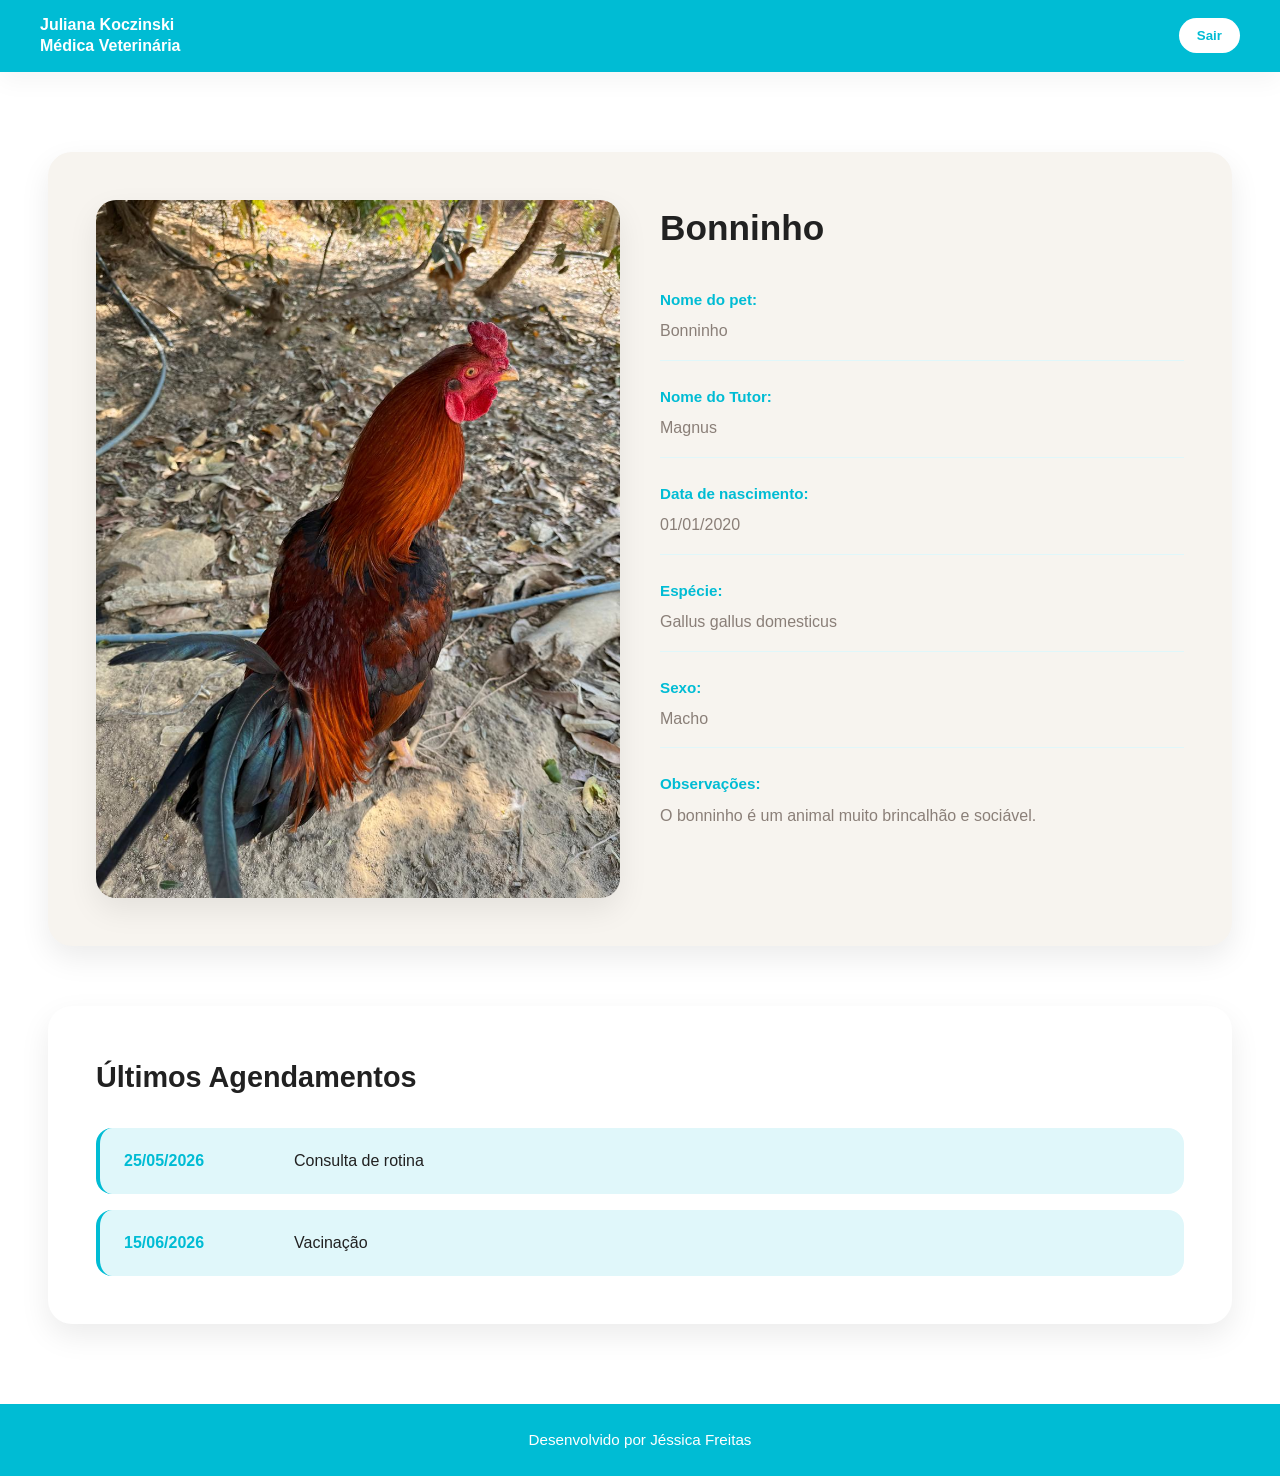
<file: acesso.html>
<!DOCTYPE html>
<html lang="pt-BR">
<head>
    <meta charset="UTF-8">
    <meta name="viewport" content="width=device-width, initial-scale=1.0">
    <title>Juliana Koczinski - Médica Veterinária</title>
    <link rel="stylesheet" href="style.css">
</head>
<body>
    <script src="script.js"></script>

    <!-- header -->
    <header>
        <div class="logo">
            <p>Juliana Koczinski <br>
            Médica Veterinária</p>
        </div>

        <div class="botoes-menu">
            <button><a href="espaco_tutor.html">Sair</a></button>            
        </div>
    </header>

    <!-- Seção do Pet -->
    <section class="pet-perfil">
        <div class="pet-container">
            <div class="pet-imagem">
                <img src="img/bonninho.jpeg" alt="imagem do pet">
            </div>
            
            <div class="pet-info">
                <h1>Bonninho</h1>
                
                <div class="info-item">
                    <strong>Nome do pet:</strong>
                    <p>Bonninho</p>
                </div>
                
                <div class="info-item">
                    <strong>Nome do Tutor:</strong>
                    <p>Magnus</p>
                </div>
                
                <div class="info-item">
                    <strong>Data de nascimento:</strong>
                    <p>01/01/2020</p>
                </div>
                
                <div class="info-item">
                    <strong>Espécie:</strong>
                    <p>Gallus gallus domesticus</p>
                </div>
                
                <div class="info-item">
                    <strong>Sexo:</strong>
                    <p>Macho</p>
                </div>
                
                <div class="info-item">
                    <strong>Observações:</strong>
                    <p>O bonninho é um animal muito brincalhão e sociável.</p>
                </div>
            </div>
        </div>

        <!-- Últimos Agendamentos -->
        <div class="agendamentos-container">
            <h2>Últimos Agendamentos</h2>
            
            <div class="agendamentos-list">
                <div class="agendamento-item">
                    <div class="data">25/05/2026</div>
                    <div class="descricao">Consulta de rotina</div>
                </div>

                <div class="agendamento-item">
                    <div class="data">15/06/2026</div>
                    <div class="descricao">Vacinação</div>
                </div>


            </div>


        </div>
    </section>

     <footer>
       <p>Desenvolvido por <a href="https://github.com/jessicarmf" target="_blank">Jéssica Freitas</a></p>
    </footer>

</body>
</html>
</file>
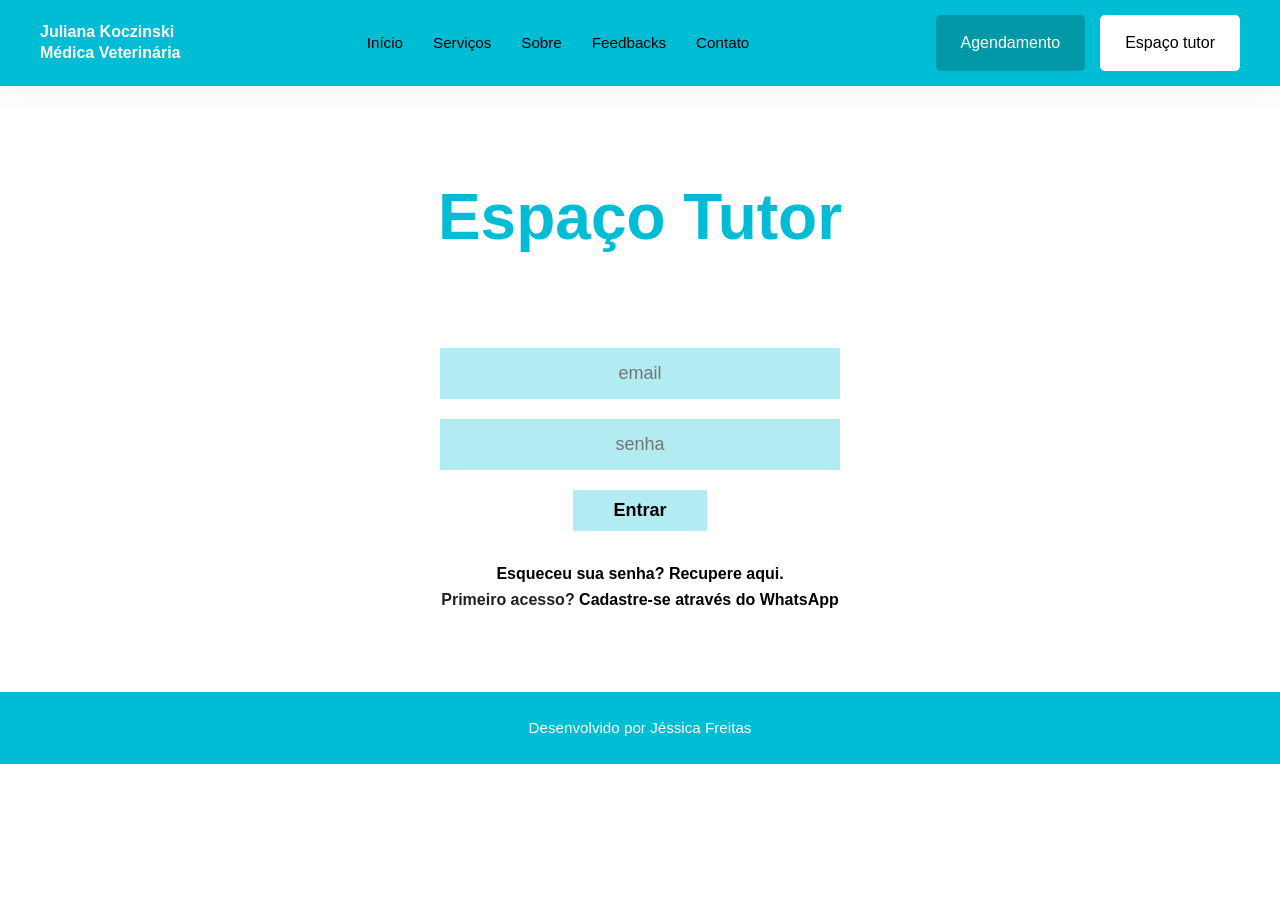
<file: espaco_tutor.html>
<!DOCTYPE html>
<html lang="pt-BR">
<head>
    <meta charset="UTF-8">
    <meta name="viewport" content="width=device-width, initial-scale=1.0">
    <title>Espaço Tutor</title>
    <link rel="stylesheet" href="style.css">
</head>
<body>

    <!-- Cabeçalho -->
    <header>
        <div class="logo">
            <p>Juliana Koczinski<br>Médica Veterinária</p>
        </div>

        <nav>
            <ul>
                <li><a href="index.html">Início</a></li>
                <li><a href="servicos.html">Serviços</a></li>
                <li><a href="sobre.html">Sobre</a></li>
                <li><a href="feedbacks.html">Feedbacks</a></li>
                <li><a href="contato.html">Contato</a></li>
            </ul>
        </nav>

        <div class="botoes-header">
            <a href="agendamento.html" class="btn-agendamento">Agendamento</a>
            <a href="login.html" class="btn-tutor">Espaço tutor</a>
        </div>
    </header>

    <!-- Conteúdo Principal -->
  <main class="login-container">

    <h1>Espaço Tutor</h1>

    <form class="login-form" id="loginForm">

        <input type="email"
               id="email"
               placeholder="email"
               required>

        <input type="password"
               id="senha"
               placeholder="senha"
               required>

        <button type="submit">Entrar</button>

    </form>

    <div class="links-login">
        <p><a href="#">Esqueceu sua senha? Recupere aqui.</a></p>
        <p>Primeiro acesso? <a href="#">Cadastre-se através do WhatsApp</a></p>
    </div>

</main>

<script src="script.js"></script>
 <footer>
       <p>Desenvolvido por <a href="https://github.com/jessicarmf" target="_blank">Jéssica Freitas</a></p>
    </footer>
</body>
</html>
</file>
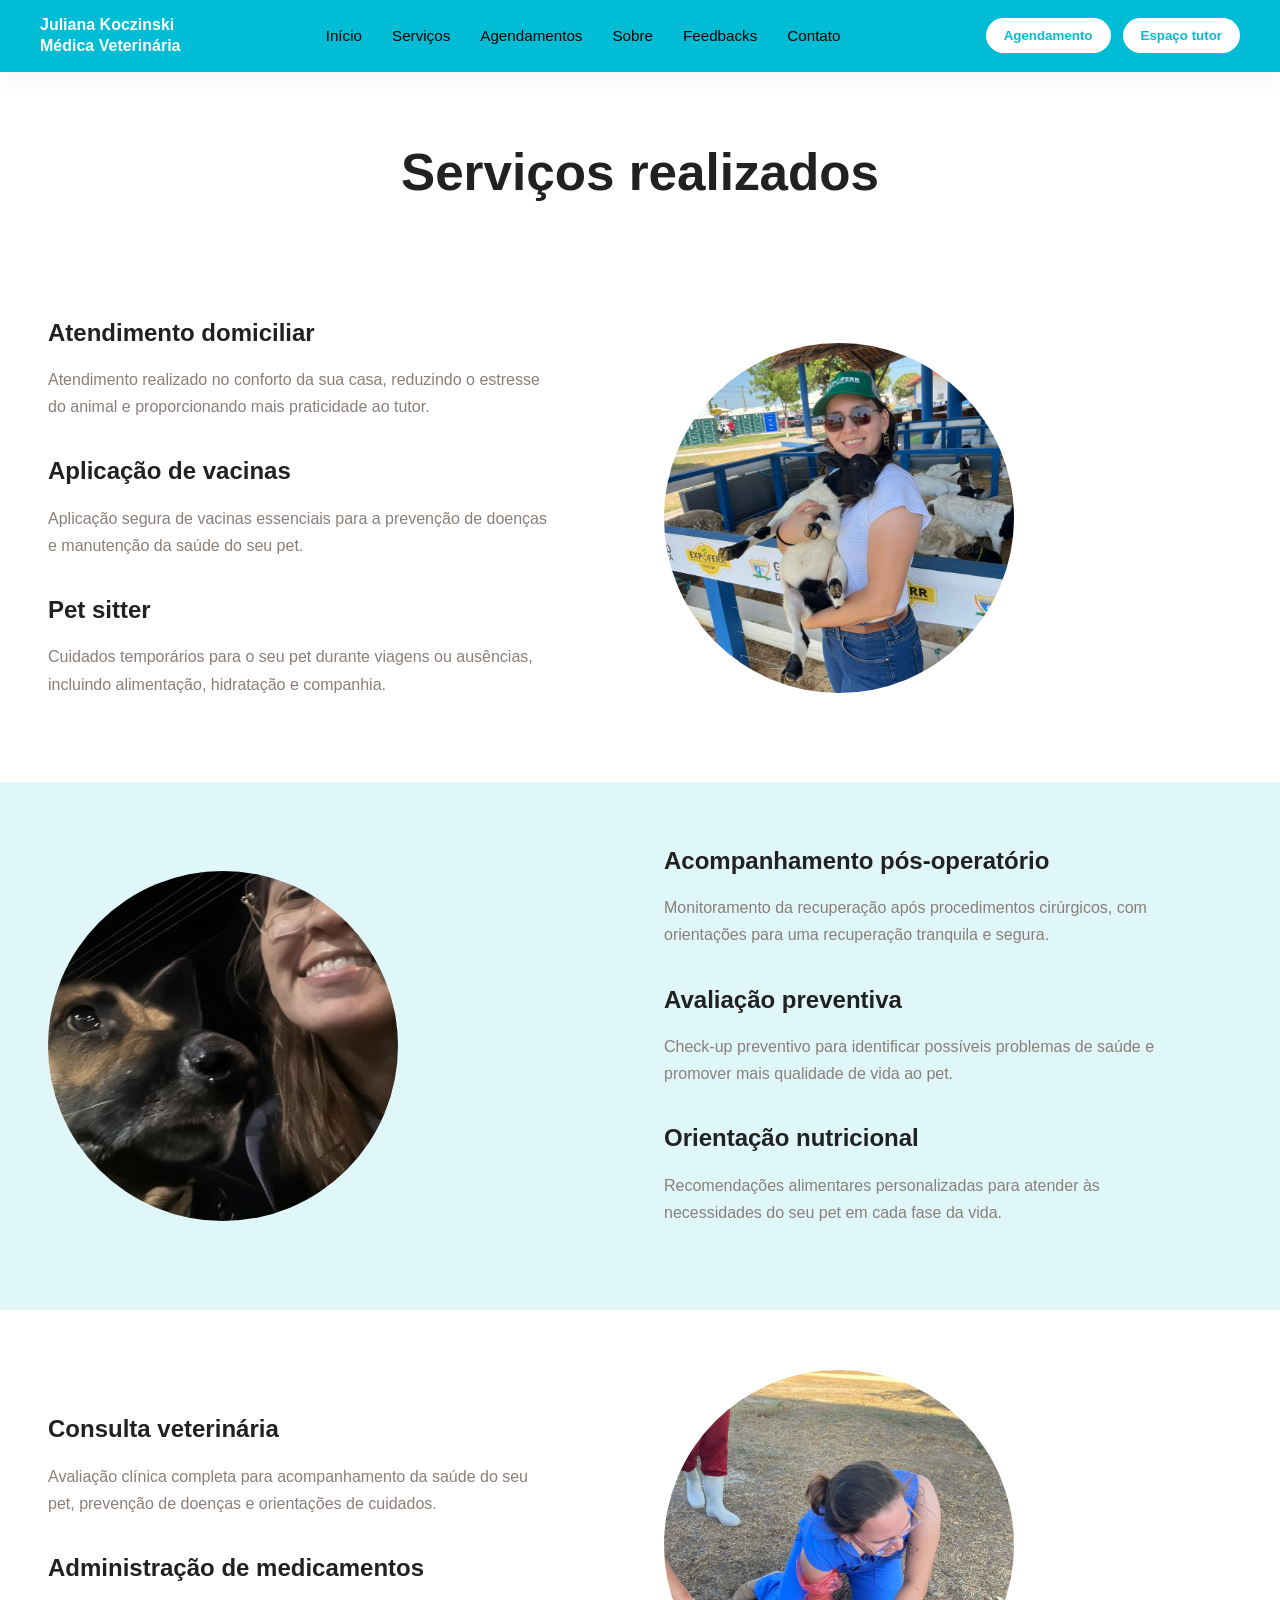
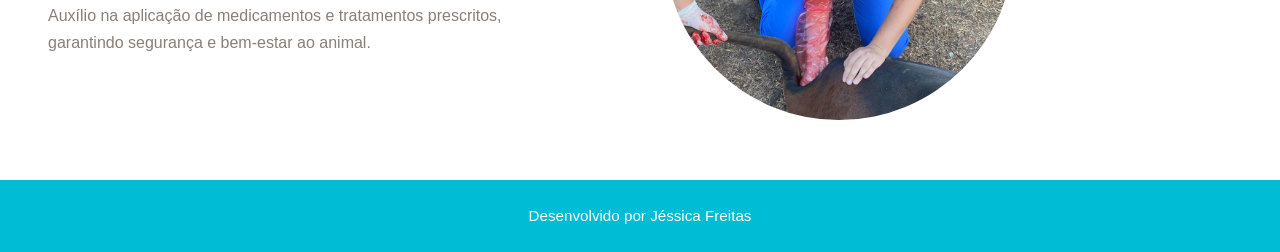
<file: servicos.html>
<!DOCTYPE html>
<html lang="pt-BR">
<head>
    <meta charset="UTF-8">
    <meta name="viewport" content="width=device-width, initial-scale=1.0">
    <title>Juliana Koczinski - Médica Veterinária</title>
    <link rel="stylesheet" href="style.css">
</head>
<body>

    <!-- MENU -->
    <header>
        <div class="logo">
            <p>Juliana Koczinski <br>
                Médica Veterinária </p>
        </div>

        <nav>
            <ul>
                <li><a href="index.html#inicio">Início</a></li>
                <li><a href="index.html#servicos">Serviços</a></li>
                <li><a href="index.html#agendamento">Agendamentos</a></li>
                <li><a href="index.html#sobre">Sobre</a></li>
                <li><a href="index.html#feedbacks">Feedbacks</a></li>
                <li><a href="index.html#contato">Contato</a></li>
            </ul>
        </nav>

        <div class="botoes-menu">
            <a href="index.html#agendamento"><button>Agendamento</button></a>
            <a href="index.html#espaco-tutor"><button>Espaço tutor</button></a>
        </div>
    </header>

        <h1>Serviços realizados</h1>
        
        <!-- Primeira divisão -->
        <section class="servicos-secao">
            <div class="servicos-texto">
                <h2>Atendimento domiciliar</h2>
                <p>Atendimento realizado no conforto da sua casa, reduzindo o estresse do animal e proporcionando mais praticidade ao tutor.</p>
                
                <h2>Aplicação de vacinas</h2>
                <p>Aplicação segura de vacinas essenciais para a prevenção de doenças e manutenção da saúde do seu pet.</p>

                <h2>Pet sitter</h2>
                <p>Cuidados temporários para o seu pet durante viagens ou ausências, incluindo alimentação, hidratação e companhia.</p>
            </div>
            <div class="servicos-imagem">
                <img src="img/img2.jpg" alt="Veterinária com bode">
            </div>
        </section>

        <!-- Segunda divisão -->
        <section class="servicos-secao servicos-invertido">
            <div class="servicos-imagem">
                <img src="img/img5.jpeg" alt="Veterinária com um cão policial">
            </div>
            <div class="servicos-texto">
                <h2>Acompanhamento pós-operatório</h2>
                <p>Monitoramento da recuperação após procedimentos cirúrgicos, com orientações para uma recuperação tranquila e segura.</p>
                
                <h2>Avaliação preventiva</h2>
                <p>Check-up preventivo para identificar possíveis problemas de saúde e promover mais qualidade de vida ao pet.</p>

                <h2>Orientação nutricional</h2>
                <p>Recomendações alimentares personalizadas para atender às necessidades do seu pet em cada fase da vida.</p>
            </div>
        </section>

        <!-- Terceira divisão -->
        <section class="servicos-secao">
            <div class="servicos-texto">
                <h2>Consulta veterinária</h2>
                <p>Avaliação clínica completa para acompanhamento da saúde do seu pet, prevenção de doenças e orientações de cuidados.</p>
                
                <h2>Administração de medicamentos</h2>
                <p>Auxílio na aplicação de medicamentos e tratamentos prescritos, garantindo segurança e bem-estar ao animal.</p>
            </div>
            <div class="servicos-imagem">
                <img src="img/img3.jpg" alt="Veterinária examinando uma vaca">
            </div>
        </section>
    
        
        <!-- footer -->
    <footer>
       <p>Desenvolvido por <a href="https://github.com/jessicarmf" target="_blank">Jéssica Freitas</a></p>
    </footer>

</body>
</html>
</file>
<file: style.css>
/* ====== Estilos globais ====== */
:root {
    --fundo: #f7f4ef;
    --branco: #ffffff;
    --texto-escuro: #212121;
    --cinza-suave: #8a7f78;
    --banner: #B2EBF2; /* cor fixa para banners */
    --primaria: #828282;
    --secundaria: #ffffff;
    --botao: #00BCD4;
    --botao-claro: #E6E6E6;
    --sombra: 0 12px 30px rgba(0, 0, 0, 0.08);
}

* {
    margin: 0;
    padding: 0;
    box-sizing: border-box;
}

html {
    scroll-behavior: smooth;
}

body {
    font-family: 'Inter', sans-serif;
    background: #ffffff;
    color: var(--texto-escuro);
    line-height: 1.6;
}

img {
    max-width: 100%;
    display: block;
}

a {
    color: inherit;
    text-decoration: none;
}

button,
input,
select,
textarea {
    font-family: inherit;
}

button {
    cursor: pointer;
    border: none;
}

/* header + menu */
header {
    display: flex;
    align-items: center;
    justify-content: space-between;
    padding: 24px 48px;
    background: #00BCD4;
    position: sticky;
    top: 0;
    z-index: 10;
    box-shadow: 0 10px 25px rgba(0, 0, 0, 0.04);
}

.logo p {
    font-size: 1rem;
    font-weight: 700;
    line-height: 1.3;
    color: var(--branco);
}

nav ul {
    display: flex;
    gap: 28px;
    list-style: none;
}

nav a {
    font-size: 0.95rem;
    color: var(--branco);
    transition: color 0.2s ease;
}

nav a:hover {
    color: #ffffff;
    opacity: 0.8;
}

.botoes-menu {
    display: flex;
    gap: 12px;
}

.botoes-menu button {
    padding: 10px 18px;
    border-radius: 999px;
    background: var(--branco);
    color: #00BCD4;
    font-weight: 600;
    transition: transform 0.2s ease, background 0.2s ease;
}

.botoes-menu button:hover {
    transform: translateY(-2px);
    background: #f0f0f0;
}

/* ====== Seção Hero ====== */
.hero {
    display: grid;
    grid-template-columns: repeat(2, minmax(0, 1fr));
    align-items: center;
    gap: 40px;
    min-height: calc(100vh - 100px);
    padding: 80px 48px;
}

.hero .texto h1 {
    font-size: clamp(2.8rem, 4vw, 4.8rem);
    max-width: 620px;
    margin-bottom: 24px;
}

.hero .texto p {
    font-size: 1.05rem;
    max-width: 580px;
    color: var(--cinza-suave);
}

.hero .imagem {
    width: min(420px, 100%);
    aspect-ratio: 1 / 1;
    border-radius: 50%;
    overflow: hidden;
    box-shadow: var(--sombra);
}

.hero .imagem img {
    width: 100%;
    height: 100%;
    object-fit: cover;
    display: block;
}

/* Agende agora um horário para seu pet*/
.chamada {
    text-align: center;
    padding: 42px 24px;
    background: var(--banner);
    color: #000000;
}

.chamada h2 {
    font-size: clamp(1.6rem, 2vw, 2.4rem);
}

/* serviços */
.servicos {
    display: grid;
    grid-template-columns: 1.2fr 0.8fr;
    gap: 36px;
    padding: 80px 48px;
    align-items: center;
}

.texto-servicos h2 {
    margin-bottom: 28px;
    font-size: 2.2rem;
}

.texto-servicos div {
    margin-bottom: 24px;
}

.texto-servicos h3 {
    font-size: 1.1rem;
    margin-bottom: 10px;
}

.texto-servicos p {
    color: var(--cinza-suave);
}

.imagem-servicos {
    border-radius: 50px;
    overflow: hidden;
    box-shadow: var(--sombra);
}

.imagem-servicos img {
    width: 100%;
    height: 100%;
    object-fit: cover;
}

/* ====== Botão central de serviço ====== */
.btn-centro {
    display: flex;
    justify-content: center;
    padding: 24px 0 12px;
}

.btn-servicos {
    background: var(--botao);
    color: var(--branco);
    padding: 14px 28px;
    border-radius: 999px;
    font-weight: 600;
    box-shadow: 0 10px 20px rgba(0, 188, 212, 0.2);
}

.btn-servicos:hover {
    opacity: 0.95;
}

/* ====== Seção de Agendamento ====== */
.agendamento {
    display: grid;
    grid-template-columns: 1fr 1fr;
    gap: 40px;
    padding: 80px 48px;
}

.agendamento .info h2 {
    font-size: 2rem;
    margin-bottom: 20px;
}

.agendamento .info p {
    max-width: 540px;
    color: var(--cinza-suave);
    margin-bottom: 20px;
}

.agendamento ul {
    list-style: none;
    display: grid;
    gap: 12px;
}

.agendamento li {
    padding-left: 24px;
    position: relative;
    color: var(--texto-escuro);
}

.agendamento li::before {
    content: '✓';
    position: absolute;
    left: 0;
    color: var(--primaria);
}

.agendamento form {
    display: grid;
    gap: 16px;
    background: var(--branco);
    padding: 32px;
    border-radius: 24px;
    box-shadow: var(--sombra);
}

.agendamento label {
    font-weight: 600;
    color: var(--texto-escuro);
}

.agendamento input,
.agendamento select,
.agendamento textarea {
    width: 100%;
    padding: 14px 16px;
    border: 1px solid #B3E5FC;
    border-radius: 16px;
    outline: none;
    color: var(--texto-escuro);
}

.agendamento input:focus,
.agendamento select:focus,
.agendamento textarea:focus {
    border-color: var(--primaria);
    box-shadow: 0 0 0 3px rgba(178, 235, 242, 0.12);
}

.agendamento textarea {
    min-height: 140px;
    resize: vertical;
}

.agendamento button {
    margin-top: 8px;
    padding: 14px 20px;
    border-radius: 16px;
    background: var(--botao);
    color: var(--branco);
    font-weight: 700;
}

/* Botões de horário */
.botao-horario {
    padding: 12px 16px;
    border-radius: 12px;
    background: #E0F7FA;
    color: var(--botao);
    font-weight: 600;
    border: 2px solid transparent;
    transition: all 0.3s ease;
    cursor: pointer;
}

.botao-horario:hover {
    background: #B2EBF2;
    transform: translateY(-2px);
    box-shadow: 0 4px 12px rgba(0, 188, 212, 0.2);
}

.botao-horario.ativo {
    background: var(--botao);
    color: var(--branco);
    border-color: var(--botao);
    box-shadow: 0 6px 20px rgba(0, 188, 212, 0.4);
    transform: scale(1.05);
}

.hidden {
    display: none !important;
}

/* sobre*/
.sobre {
    display: grid;
    grid-template-columns: 0.95fr 1.05fr;
    gap: 36px;
    padding: 80px 48px;
    align-items: center;
}

.texto-sobre h2 {
    font-size: 2.2rem;
    margin-bottom: 22px;
}

.texto-sobre p {
    max-width: 560px;
    color: var(--cinza-suave);
    margin-bottom: 24px;
}

.texto-sobre ul {
    list-style: none;
    display: grid;
    gap: 12px;
}

.texto-sobre li {
    padding-left: 22px;
    position: relative;
    color: var(--texto-escuro);
}

.texto-sobre li::before {
    content: '✓';
    position: absolute;
    left: 0;
    color: var(--primaria);
}

.imagem-sobre {
    border-radius: 50px;
    overflow: hidden;
    box-shadow: var(--sombra);
}

.imagem-sobre img {
    width: 100%;
    height: 100%;
    object-fit: cover;
}

/* feedbacks*/
.feedbacks {
    padding: 80px 48px;
    background: #B2EBF2;
}

.feedbacks h2 {
    text-align: center;
    margin-bottom: 40px;
    font-size: 2.2rem;
}

.cards {
    display: grid;
    grid-template-columns: repeat(3, minmax(0, 1fr));
    gap: 24px;
}

.card {
    background: var(--branco);
    padding: 28px;
    border-radius: 28px;
    box-shadow: var(--sombra);
}

.card p {
    color: var(--cinza-suave);
    margin-bottom: 20px;
}

.card h4 {
    margin-bottom: 6px;
    font-size: 1rem;
}

.card h5 {
    color: var(--primaria);
    font-size: 0.95rem;
    font-weight: 600;
}

/* ====== Seção Contato ====== */
.contato {
    display: grid;
    grid-template-columns: 1fr 1fr;
    gap: 30px;
    padding: 80px 48px;
    align-items: center;
}

.contato h2 {
    font-size: 2rem;
    margin-bottom: 16px;
}

.contato p {
    color: var(--cinza-suave);
    margin-bottom: 12px;
}

.botoes-contato {
    display: flex;
    flex-wrap: wrap;
    gap: 14px;
}

.botoes-contato button {
    flex: 1 1 140px;
    padding: 14px 18px;
    border-radius: 18px;
    background: var(--botao);
    color: var(--branco);
    font-weight: 700;
}

/* footer */
footer {
    text-align: center;
    padding: 24px 12px;
    font-size: 0.95rem;
    color: var(--branco);
    background: #00BCD4;
}

/* responsividade*/
@media (max-width: 1024px) {
    .hero,
    .servicos,
    .agendamento,
    .sobre,
    .contato {
        grid-template-columns: 1fr;
    }

    header {
        flex-wrap: wrap;
        gap: 18px;
        padding: 24px 28px;
    }

    .hero,
    .servicos,
    .agendamento,
    .sobre,
    .contato {
        padding-left: 28px;
        padding-right: 28px;
    }
}

@media (max-width: 700px) {
    nav ul {
        flex-wrap: wrap;
        justify-content: center;
        gap: 14px;
    }

    .botoes-menu {
        justify-content: center;
        width: 100%;
    }

    header {
        justify-content: center;
        text-align: center;
    }

    .hero {
        padding-top: 48px;
        padding-bottom: 48px;
    }

    .hero .texto h1 {
        font-size: 2.8rem;
    }

    .cards {
        grid-template-columns: 1fr;
    }
}

/* ====== Página de Serviços ====== */
body > h1 {
    text-align: center;
    font-size: clamp(2.2rem, 5vw, 3.2rem);
    padding: 60px 48px 40px;
    color: var(--texto-escuro);
    margin: 0;
}

/* Seções de serviços com layout intercalado */
.servicos-secao {
    display: grid;
    grid-template-columns: 1fr 1fr;
    gap: 48px;
    padding: 60px 48px;
    align-items: center;
}

/* Intercala cores de fundo */
.servicos-secao:nth-of-type(even) {
    background: #E0F7FA;
}

.servicos-texto h2 {
    font-size: 1.5rem;
    margin-bottom: 14px;
    margin-top: 32px;
    color: var(--texto-escuro);
}

.servicos-texto h2:first-child {
    margin-top: 0;
}

.servicos-texto p {
    color: var(--cinza-suave);
    margin-bottom: 24px;
    line-height: 1.7;
    max-width: 500px;
}

.servicos-imagem {
    width: 350px;
    height: 350px;
    border-radius: 50%;
    overflow: hidden;
    flex-shrink: 0;
}

.servicos-imagem img {
    width: 100%;
    height: 100%;
    object-fit: cover;
    display: block;
}

/* Inverte a ordem para a segunda seção */
.servicos-invertido {
    grid-template-columns: 1fr 1fr;
}

.servicos-invertido .servicos-imagem {
    order: -1;
}

/* Responsivo */
@media (max-width: 1024px) {
    .servicos-secao {
        grid-template-columns: 1fr;
        gap: 40px;
        padding: 50px 28px;
    }

    .servicos-invertido {
        grid-template-columns: 1fr;
    }

    .servicos-invertido .servicos-imagem {
        order: 0;
    }

    body > h1 {
        padding: 40px 28px 30px;
    }
}

@media (max-width: 700px) {
    .servicos-secao {
        padding: 35px 20px;
        gap: 30px;
    }

    .servicos-texto h2 {
        font-size: 1.2rem;
        margin-top: 25px;
    }

    .servicos-texto h2:first-child {
        margin-top: 0;
    }

    .servicos-texto p {
        font-size: 0.95rem;
        margin-bottom: 18px;
    }

    .servicos-imagem img {
        max-width: 100%;
    }

    body > h1 {
        padding: 30px 20px 25px;
        font-size: 2rem;
    }
}



//////////////// css espaço tutor
body {
    margin: 0;
    font-family: Arial, sans-serif;
    background-color: #f2f2f2;
}

/* Header */
header {
    background-color: #00BCD4;
    display: flex;
    justify-content: space-between;
    align-items: center;
    padding: 15px 40px;
}

.logo {
    font-size: 16px;
    line-height: 1.4;
}

nav ul {
    display: flex;
    list-style: none;
    gap: 30px;
    padding: 0;
}

nav a {
    text-decoration: none;
    color: black;
}

.botoes-header {
    display: flex;
    gap: 15px;
}

.btn-agendamento,
.btn-tutor {
    text-decoration: none;
    padding: 15px 25px;
    border-radius: 5px;
}

.btn-agendamento {
    background-color: #0097A7;
    color: white;
}

.btn-tutor {
    background-color: white;
    color: black;
}

/* ====== Página de Acesso - Perfil do Pet ====== */
.pet-perfil {
    padding: 80px 48px;
    background: #ffffff;
}

.pet-container {
    display: grid;
    grid-template-columns: 1fr 1fr;
    gap: 40px;
    align-items: start;
    margin-bottom: 60px;
    background: #f7f4ef;
    padding: 48px;
    border-radius: 24px;
    box-shadow: var(--sombra);
}

.pet-imagem {
    border-radius: 20px;
    overflow: hidden;
    box-shadow: var(--sombra);
}

.pet-imagem img {
    width: 100%;
    height: auto;
    object-fit: cover;
    display: block;
}

.pet-info h1 {
    font-size: 2.2rem;
    color: var(--texto-escuro);
    margin-bottom: 32px;
}

.info-item {
    margin-bottom: 24px;
    padding-bottom: 16px;
    border-bottom: 1px solid #E0F7FA;
}

.info-item:last-child {
    border-bottom: none;
}

.info-item strong {
    display: block;
    color: var(--botao);
    font-weight: 700;
    margin-bottom: 6px;
    font-size: 0.95rem;
}

.info-item p {
    color: var(--cinza-suave);
    margin: 0;
    font-size: 1rem;
}

.agendamentos-container {
    background: var(--branco);
    padding: 48px;
    border-radius: 24px;
    box-shadow: var(--sombra);
}

.agendamentos-container h2 {
    font-size: 1.8rem;
    color: var(--texto-escuro);
    margin-bottom: 28px;
}

.agendamentos-list {
    display: grid;
    gap: 16px;
}

.agendamento-item {
    display: grid;
    grid-template-columns: 150px 1fr;
    gap: 20px;
    padding: 20px 24px;
    background: #E0F7FA;
    border-radius: 16px;
    border-left: 4px solid var(--botao);
    align-items: center;
}

.agendamento-item .data {
    font-weight: 700;
    color: var(--botao);
    font-size: 1rem;
}

.agendamento-item .descricao {
    color: var(--texto-escuro);
    font-size: 1rem;
}

/* Responsividade - Página de Acesso */
@media (max-width: 1024px) {
    .pet-container {
        grid-template-columns: 1fr;
    }

    .pet-perfil {
        padding: 60px 28px;
    }

    .pet-container {
        padding: 32px;
    }

    .agendamentos-container {
        padding: 32px;
    }
}

@media (max-width: 700px) {
    .pet-perfil {
        padding: 40px 20px;
    }

    .pet-container {
        padding: 24px;
        margin-bottom: 40px;
    }

    .pet-info h1 {
        font-size: 1.8rem;
        margin-bottom: 24px;
    }

    .info-item {
        margin-bottom: 18px;
        padding-bottom: 12px;
    }

    .agendamentos-container {
        padding: 24px;
    }

    .agendamento-item {
        grid-template-columns: 1fr;
        gap: 12px;
    }
}

/* Login */
.login-container {
    text-align: center;
    padding: 80px 20px;
}

.login-container h1 {
    color: #00BCD4;
    font-size: 4rem;
    margin-bottom: 80px;
}

.login-form {
    display: flex;
    flex-direction: column;
    align-items: center;
    gap: 20px;
}

.login-form input {
    width: 400px;
    padding: 15px;
    border: none;
    background-color: #B2EBF2;
    font-size: 18px;
    text-align: center;
}

.login-form button {
    background-color: #B2EBF2;
    border: none;
    padding: 10px 40px;
    font-size: 18px;
    font-weight: bold;
    cursor: pointer;
}

.links-login {
    margin-top: 30px;
    font-weight: bold;
}

.links-login a {
    color: black;
    text-decoration: none;
}

/* Garante que o botão posicionado abaixo do card não corte o layout */
#agendamento {
    margin-bottom: 70px;
}

/* Deixa os inputs com a borda cinza */
#agendamento .form-control, #agendamento .form-select {
    border-color: #e0e0e0;
}
</file>
